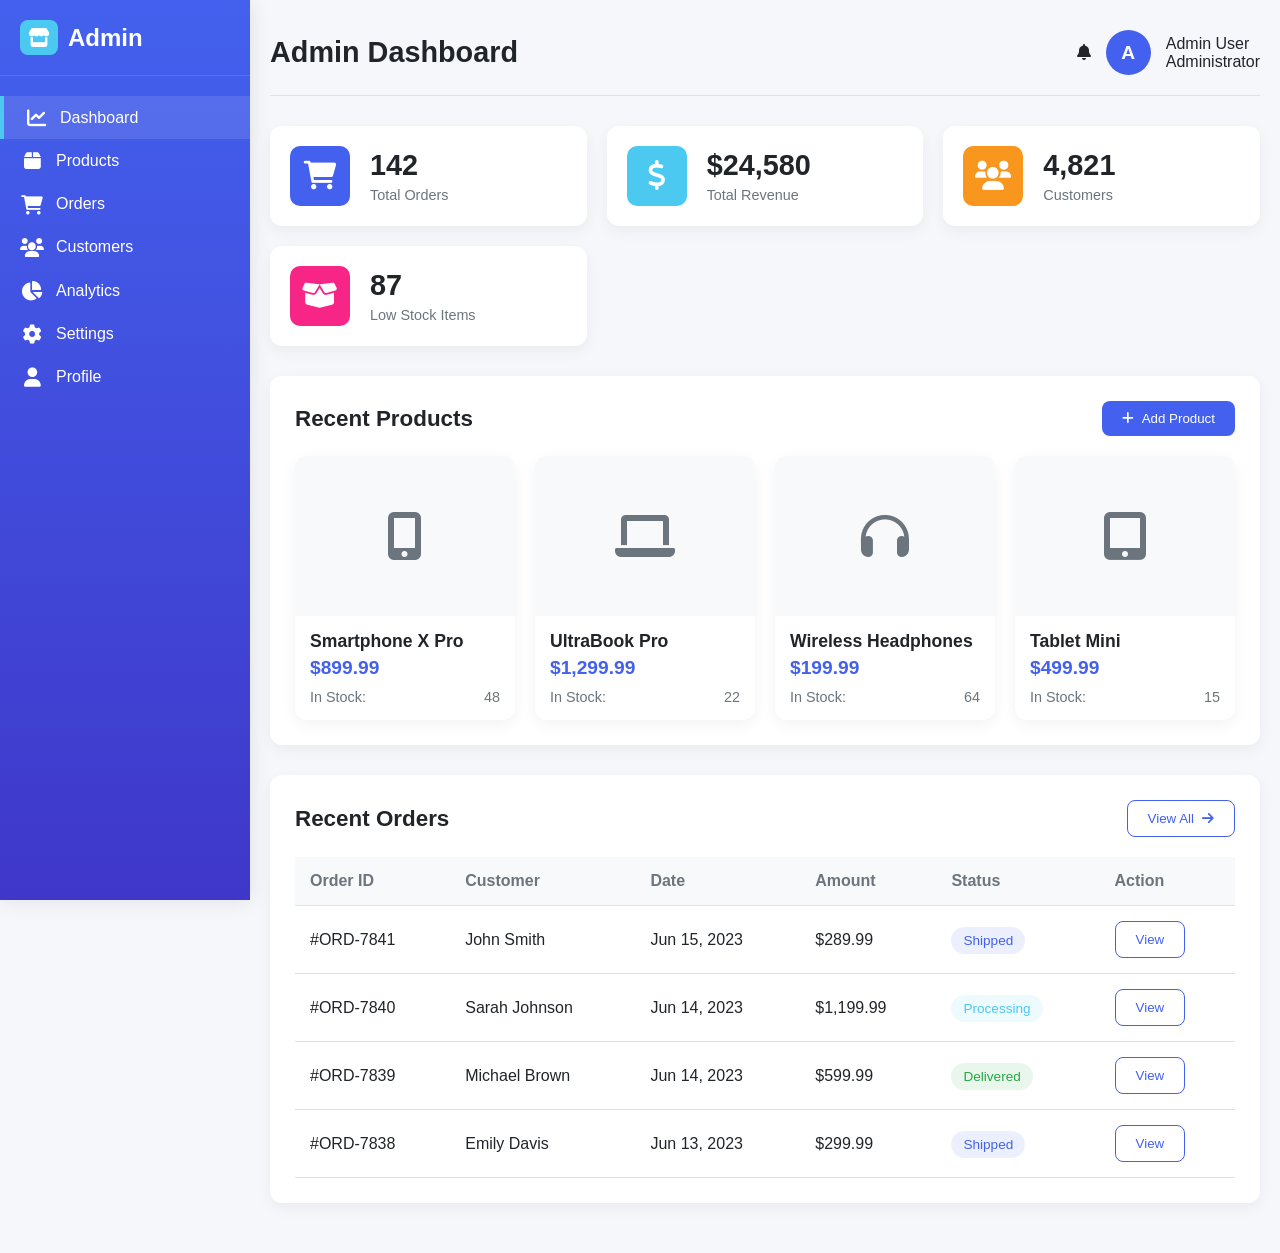
<file: admin-side/index.html>
<!DOCTYPE html>
<html lang="en">
<head>
  <meta charset="UTF-8" />
  <meta name="viewport" content="width=device-width, initial-scale=1.0"/>
  <title>Wholesaler Dashboard | E-commerce</title>
  <link rel="stylesheet" href="index.css" />
  <link rel="stylesheet" href="https://cdnjs.cloudflare.com/ajax/libs/font-awesome/6.0.0-beta3/css/all.min.css"/>

  <style>
    .hamburger {
      background: none;
      border: none;
      font-size: 1.5rem;
      cursor: pointer;
      color: #333;
      display: none;
    }

    .close-sidebar-btn {
      background: none;
      border: none;
      font-size: 1.5rem;
      color: white;
      position: absolute;
      top: 15px;
      right: 20px;
      cursor: pointer;
      display: none;
      z-index: 1100;
    }

    @media (max-width: 992px) {
      .hamburger {
        display: block;
      }

      .sidebar {
        position: fixed;
        top: 0;
        left: -250px;
        width: 250px;
        height: 100%;
        z-index: 1000;
        background: linear-gradient(180deg, var(--primary), var(--secondary));
        transition: left 0.3s ease;
      }

      .sidebar.active {
        left: 0;
      }

      .main-content {
        transition: margin-left 0.3s ease;
      }

      .main-content.shifted {
        margin-left: 250px;
      }

      .sidebar.active .close-sidebar-btn {
        display: block;
      }

      .sidebar.active ~ .main-content .hamburger {
        display: none;
      }
    }
  </style>
</head>
<body>

  <!-- Sidebar -->
  <div class="sidebar" id="sidebar">
    <button class="close-sidebar-btn" id="closeSidebar"><i class="fas fa-times"></i></button>
    <div class="menu">
      <div class="logo">
        <h2><i class="fas fa-store"></i> <span>Admin</span></h2>
      </div>
      <a class="link" href="index.html">
        <div class="menu-item active"><i class="fas fa-chart-line"></i> <span class="menu-text">Dashboard</span></div>
      </a>
      <a class="link" href="admin-products.html">
        <div class="menu-item"><i class="fas fa-box"></i> <span class="menu-text">Products</span></div>
      </a>
      <a class="link" href="orders.html">
        <div class="menu-item"><i class="fas fa-shopping-cart"></i> <span class="menu-text">Orders</span></div>
      </a>
      <a class="link" href="#">
        <div class="menu-item"><i class="fas fa-users"></i> <span class="menu-text">Customers</span></div>
      </a>
      <a class="link" href="#">
        <div class="menu-item"><i class="fas fa-chart-pie"></i> <span class="menu-text">Analytics</span></div>
      </a>
      <a class="link" href="settings.html">
        <div class="menu-item"><i class="fas fa-cog"></i> <span class="menu-text">Settings</span></div>
      </a>
      <a class="link" href="profile.html">
        <div class="menu-item"><i class="fas fa-user"></i> <span class="menu-text">Profile</span></div>
      </a>
    </div>
  </div>

  <!-- Main Content -->
  <div class="main-content" id="mainContent">
    <!-- Header -->
    <div class="header">
      <button id="menuToggle" class="hamburger"><i class="fas fa-bars"></i></button>
      <h1>Admin Dashboard</h1>
      <div class="user-info">
        <div class="notifications"><i class="fas fa-bell"></i></div>
        <div class="user-avatar">A</div>
        <div class="user-details">
          <div class="user-name">Admin User</div>
          <div class="user-role">Administrator</div>
        </div>
      </div>
    </div>

    <!-- Stats -->
    <div class="stats-container">
      <div class="stat-card">
        <div class="stat-icon" style="background: var(--primary);"><i class="fas fa-shopping-cart"></i></div>
        <div class="stat-content">
          <h3>142</h3><p>Total Orders</p>
        </div>
      </div>
      <div class="stat-card">
        <div class="stat-icon" style="background: var(--success);"><i class="fas fa-dollar-sign"></i></div>
        <div class="stat-content">
          <h3>$24,580</h3><p>Total Revenue</p>
        </div>
      </div>
      <div class="stat-card">
        <div class="stat-icon" style="background: var(--warning);"><i class="fas fa-users"></i></div>
        <div class="stat-content">
          <h3>4,821</h3><p>Customers</p>
        </div>
      </div>
      <div class="stat-card">
        <div class="stat-icon" style="background: var(--danger);"><i class="fas fa-box-open"></i></div>
        <div class="stat-content">
          <h3>87</h3><p>Low Stock Items</p>
        </div>
      </div>
    </div>

    <!-- Products -->
    <div class="section-card">
      <div class="section-header">
        <h2>Recent Products</h2>
        <button class="btn btn-primary"><i class="fas fa-plus"></i> Add Product</button>
      </div>
      <div class="products-grid">
        <div class="product-card">
          <div class="product-image"><i class="fas fa-mobile-alt"></i></div>
          <div class="product-info">
            <div class="product-title">Smartphone X Pro</div>
            <div class="product-price">$899.99</div>
            <div class="product-stock"><span>In Stock:</span> <span>48</span></div>
          </div>
        </div>
        <div class="product-card">
          <div class="product-image"><i class="fas fa-laptop"></i></div>
          <div class="product-info">
            <div class="product-title">UltraBook Pro</div>
            <div class="product-price">$1,299.99</div>
            <div class="product-stock"><span>In Stock:</span> <span>22</span></div>
          </div>
        </div>
        <div class="product-card">
          <div class="product-image"><i class="fas fa-headphones"></i></div>
          <div class="product-info">
            <div class="product-title">Wireless Headphones</div>
            <div class="product-price">$199.99</div>
            <div class="product-stock"><span>In Stock:</span> <span>64</span></div>
          </div>
        </div>
        <div class="product-card">
          <div class="product-image"><i class="fas fa-tablet-alt"></i></div>
          <div class="product-info">
            <div class="product-title">Tablet Mini</div>
            <div class="product-price">$499.99</div>
            <div class="product-stock"><span>In Stock:</span> <span>15</span></div>
          </div>
        </div>
      </div>
    </div>

    <!-- Orders Table -->
    <div class="section-card">
      <div class="section-header">
        <h2>Recent Orders</h2>
        <button class="btn btn-outline">View All <i class="fas fa-arrow-right"></i></button>
      </div>
      <div class="table-container">
        <table>
          <thead>
            <tr>
              <th>Order ID</th><th>Customer</th><th>Date</th><th>Amount</th><th>Status</th><th>Action</th>
            </tr>
          </thead>
          <tbody>
            <tr>
              <td>#ORD-7841</td><td>John Smith</td><td>Jun 15, 2023</td><td>$289.99</td><td><span class="status status-shipped">Shipped</span></td><td><button class="btn btn-outline">View</button></td>
            </tr>
            <tr>
              <td>#ORD-7840</td><td>Sarah Johnson</td><td>Jun 14, 2023</td><td>$1,199.99</td><td><span class="status status-processing">Processing</span></td><td><button class="btn btn-outline">View</button></td>
            </tr>
            <tr>
              <td>#ORD-7839</td><td>Michael Brown</td><td>Jun 14, 2023</td><td>$599.99</td><td><span class="status status-delivered">Delivered</span></td><td><button class="btn btn-outline">View</button></td>
            </tr>
            <tr>
              <td>#ORD-7838</td><td>Emily Davis</td><td>Jun 13, 2023</td><td>$299.99</td><td><span class="status status-shipped">Shipped</span></td><td><button class="btn btn-outline">View</button></td>
            </tr>
          </tbody>
        </table>
      </div>
    </div>

    <!-- Hidden Add Product Form -->
    <div class="section-card" id="product-form" style="display: none;">
      <div class="section-header">
        <h2>Add New Product</h2>
      </div>
      <div class="form-grid">
        <div class="form-group"><label for="product-name">Product Name</label><input type="text" id="product-name" placeholder="Enter product name" /></div>
        <div class="form-group"><label for="product-price">Price ($)</label><input type="number" id="product-price" placeholder="Enter price" /></div>
        <div class="form-group"><label for="product-category">Category</label>
          <select id="product-category">
            <option value="">Select category</option>
            <option value="electronics">Electronics</option>
            <option value="clothing">Clothing</option>
            <option value="home">Home & Kitchen</option>
            <option value="books">Books</option>
          </select>
        </div>
        <div class="form-group"><label for="product-stock">Stock Quantity</label><input type="number" id="product-stock" placeholder="Enter quantity" /></div>
        <div class="form-group"><label for="product-image">Product Image</label><input type="file" id="product-image" /></div>
        <div class="form-group"><label for="product-description">Description</label><textarea id="product-description" placeholder="Enter product description"></textarea></div>
      </div>
      <div style="display: flex; gap: 15px; margin-top: 20px;">
        <button class="btn btn-primary" id="save-product">Save Product</button>
        <button class="btn btn-outline" id="cancel-product">Cancel</button>
      </div>
    </div>
  </div>

  <!-- Sidebar Toggle Script -->
  <script>
    const menuToggle = document.getElementById("menuToggle");
    const closeSidebar = document.getElementById("closeSidebar");
    const sidebar = document.getElementById("sidebar");
    const mainContent = document.getElementById("mainContent");

    menuToggle?.addEventListener("click", () => {
      sidebar.classList.add("active");
      mainContent.classList.add("shifted");
    });

    closeSidebar?.addEventListener("click", () => {
      sidebar.classList.remove("active");
      mainContent.classList.remove("shifted");
    });
  </script>
</body>
</html>
</file>
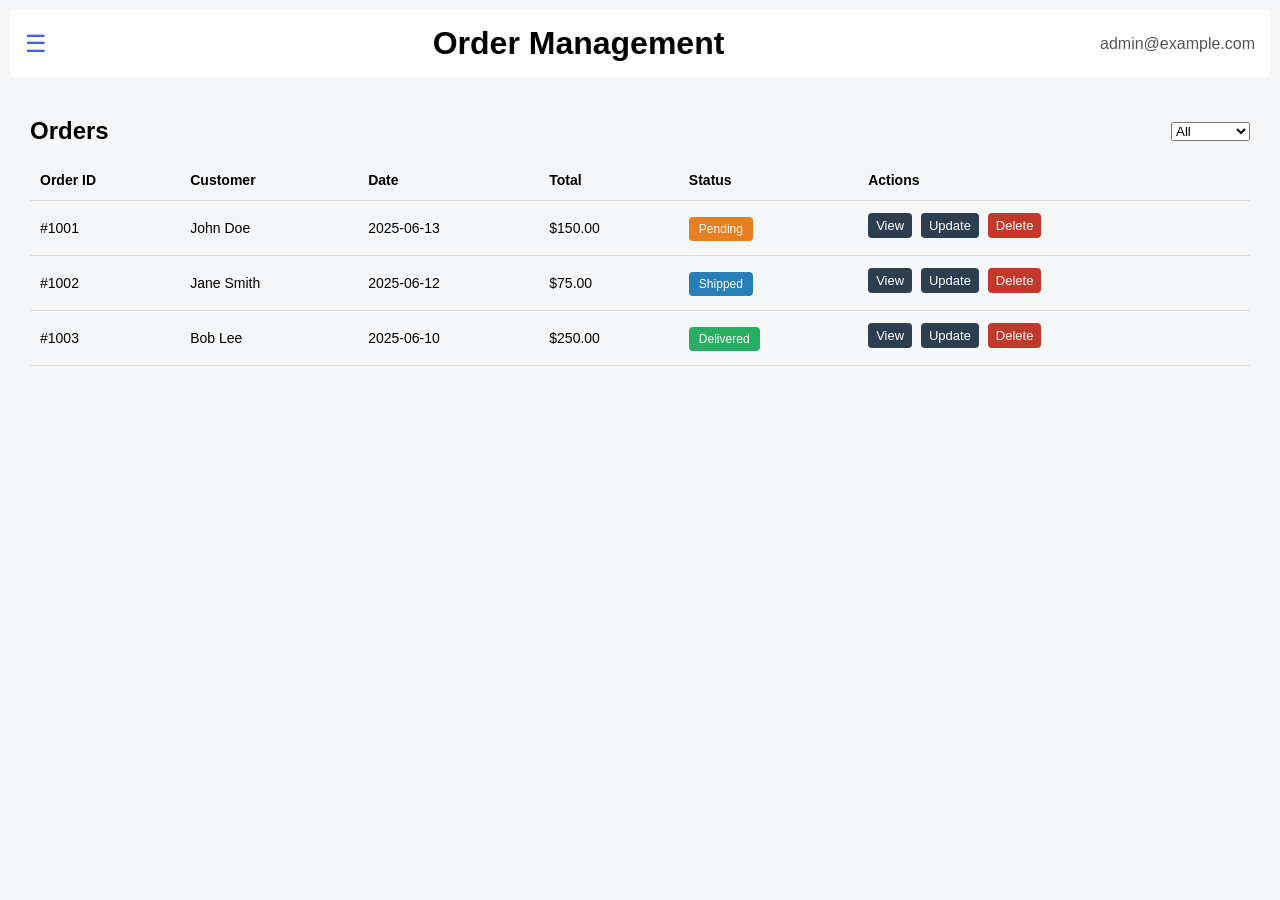
<file: orders.html>
<!DOCTYPE html>
<html lang="en">
<head>
  <meta charset="UTF-8" />
  <meta name="viewport" content="width=device-width, initial-scale=1.0"/>
  <title>Admin Orders</title>
  <link rel="stylesheet" href="admin.css" />
</head>
<body>
  <div class="admin-container">
    <aside class="sidebar" id="side-bar">
      <h2>Admin Panel</h2>
      <button id="closeSidebar" class="hamburger close-btn">&#10005;</button>
      <nav>
        <ul>
        <li><a href="/index.html">📊 Dashboard</a></li>
        <li><a href="admin-products.html">📦 Products</a></li>
        <li><a href="orders.html">🧾 Orders</a></li>
        <li><a href="profile.html">👤 Profile</a></li>
        <li><a href="settings.html">⚙️ Settings</a></li>
        </ul>
      </nav>
    </aside>

    <main class="main-content">
      <header class="header">
        <button id="menuToggle" class="hamburger">&#9776;</button>
        <h1>Order Management</h1>
        <div class="admin-info">
          <span>admin@example.com</span>
        </div>
      </header>

      <section class="orders-section">
        <div class="orders-header">
          <h2>Orders</h2>
          <select id="orderFilter">
            <option>All</option>
            <option>Pending</option>
            <option>Shipped</option>
            <option>Delivered</option>
          </select>
        </div>

        <div class="order-table-wrapper">
          <table class="order-table">
            <thead>
              <tr>
                <th>Order ID</th>
                <th>Customer</th>
                <th>Date</th>
                <th>Total</th>
                <th>Status</th>
                <th>Actions</th>
              </tr>
            </thead>
            <tbody>
              <tr>
                <td>#1001</td>
                <td>John Doe</td>
                <td>2025-06-13</td>
                <td>$150.00</td>
                <td><span class="badge pending">Pending</span></td>
                <td>
                  <button class="action-btn">View</button>
                  <button class="action-btn">Update</button>
                  <button class="action-btn delete">Delete</button>
                </td>
              </tr>
              <tr>
                <td>#1002</td>
                <td>Jane Smith</td>
                <td>2025-06-12</td>
                <td>$75.00</td>
                <td><span class="badge shipped">Shipped</span></td>
                <td>
                  <button class="action-btn">View</button>
                  <button class="action-btn">Update</button>
                  <button class="action-btn delete">Delete</button>
                </td>
              </tr>
              <tr>
                <td>#1003</td>
                <td>Bob Lee</td>
                <td>2025-06-10</td>
                <td>$250.00</td>
                <td><span class="badge delivered">Delivered</span></td>
                <td>
                  <button class="action-btn">View</button>
                  <button class="action-btn">Update</button>
                  <button class="action-btn delete">Delete</button>
                </td>
              </tr>
            </tbody>
          </table>
        </div>
      </section>
    </main>


    <!-- Order View Modal -->
<div class="modal" id="orderModal">
  <div class="modal-content">
    <span id="closeOrderModal" class="close">&times;</span>
    <h2>Order Details</h2>
    <p><strong>Order ID:</strong> <span id="modalOrderId"></span></p>
    <p><strong>Customer:</strong> <span id="modalCustomer"></span></p>
    <p><strong>Date:</strong> <span id="modalDate"></span></p>
    <p><strong>Total:</strong> <span id="modalTotal"></span></p>
    <p><strong>Status:</strong> <span id="modalStatus"></span></p>
  </div>
</div>


  </div>

  <script src="orders.js" >
</script>

</body>
</html>
</file>
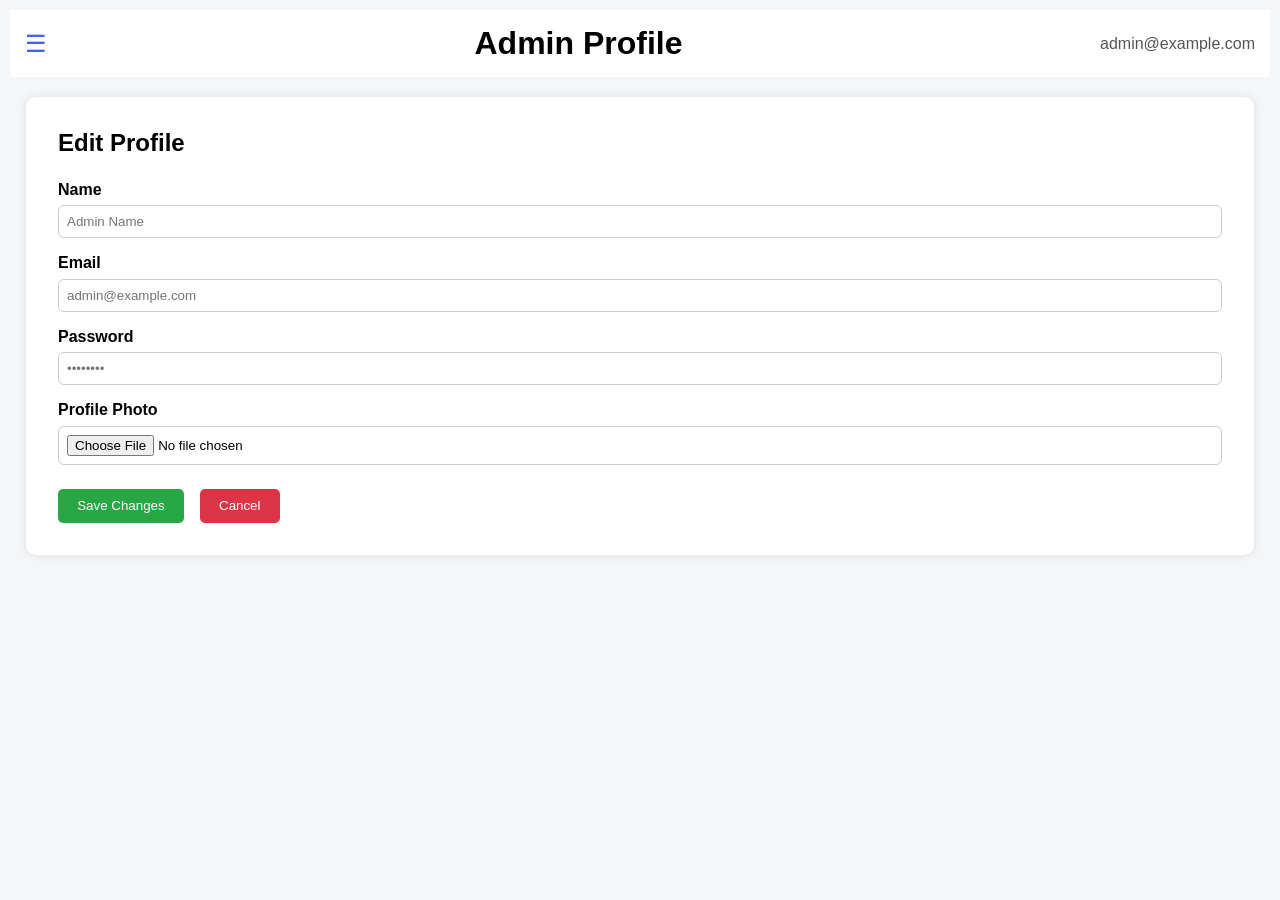
<file: profile.html>
<!DOCTYPE html>
<html lang="en">
<head>
  <meta charset="UTF-8" />
  <meta name="viewport" content="width=device-width, initial-scale=1.0"/>
  <title>Admin Profile</title>
  <link rel="stylesheet" href="admin.css" />
</head>
<body>
  <div class="admin-container">
    <aside class="sidebar" id="side-bar">
      <h2>Admin Panel</h2>
      <button id="closeSidebar" class="hamburger close-btn">&#10005;</button>
        <ul>
        <li><a href="/index.html">📊 Dashboard</a></li>
        <li><a href="admin-products.html">📦 Products</a></li>
        <li><a href="orders.html">🧾 Orders</a></li>
        <li><a href="profile.html">👤 Profile</a></li>
        <li><a href="settings.html">⚙️ Settings</a></li>
        </ul>
      </nav>
    </aside>

    <main class="main-content">
      <header class="header">
        <button id="menuToggle" class="hamburger">&#9776;</button>
        <h1>Admin Profile</h1>
        <div class="admin-info">
          <span>admin@example.com</span>
        </div>
      </header>

      <section class="profile-section">
        <h2>Edit Profile</h2>
        <form class="profile-form">
          <div class="form-group">
            <label for="adminName">Name</label>
            <input type="text" id="adminName" placeholder="Admin Name" />
          </div>

          <div class="form-group">
            <label for="adminEmail">Email</label>
            <input type="email" id="adminEmail" placeholder="admin@example.com" />
          </div>

          <div class="form-group">
            <label for="adminPassword">Password</label>
            <input type="password" id="adminPassword" placeholder="••••••••" />
          </div>

          <div class="form-group">
            <label for="adminPhoto">Profile Photo</label>
            <input type="file" id="adminPhoto" accept="image/*" />
          </div>

          <div class="form-actions">
            <button type="submit" class="save-btn">Save Changes</button>
            <button type="reset" class="cancel-btn">Cancel</button>
          </div>
        </form>
      </section>
    </main>
  </div>

  <script src="profile.js">
    
  </script>
</body>
</html>
</file>
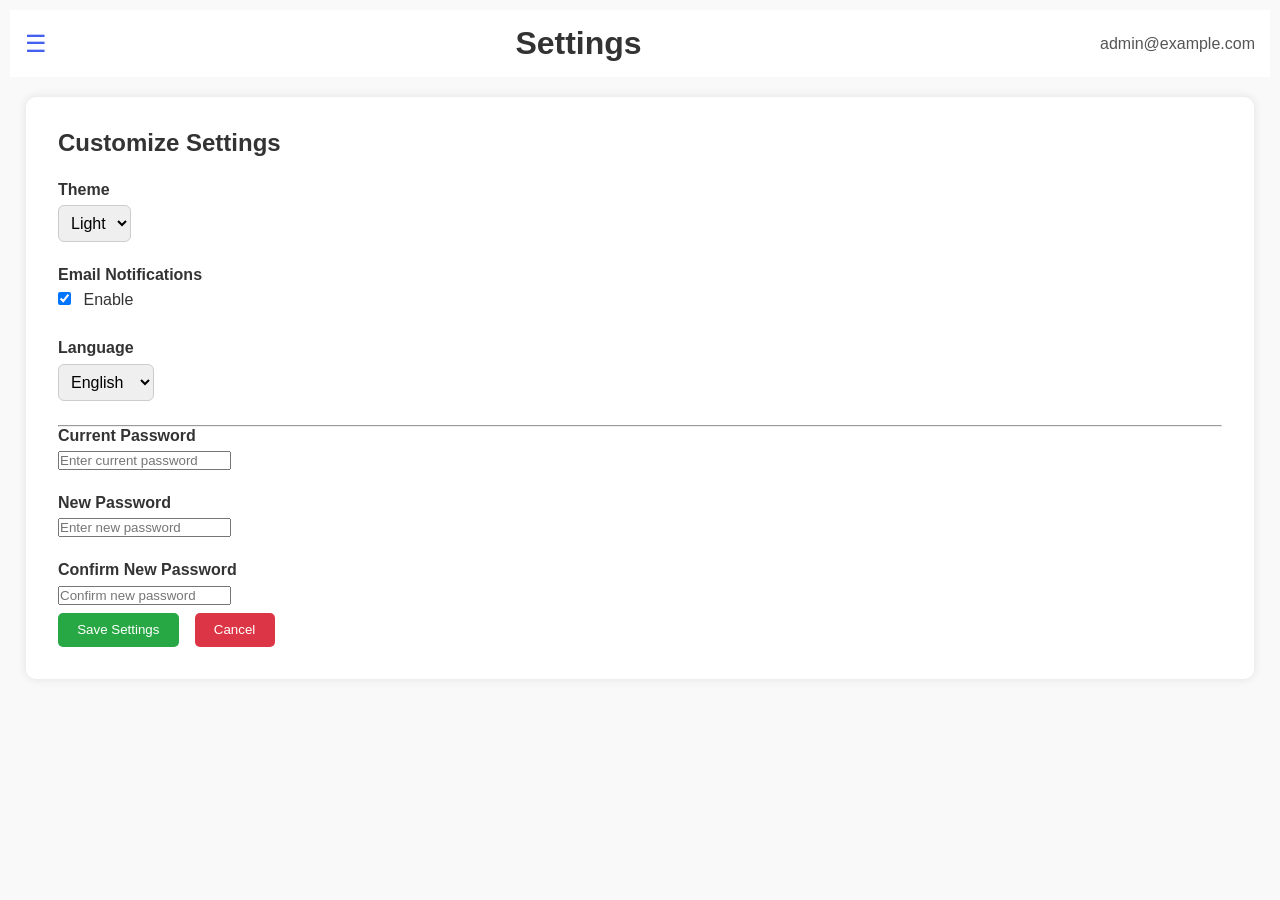
<file: settings.html>
<!DOCTYPE html>
<html lang="en">
<head>
    <meta charset="UTF-8">
    <meta name="viewport" content="width=device-width, initial-scale=1.0">
    <title>Document</title>
</head>
<body>
   
    

    <!DOCTYPE html>
<html lang="en">
<head>
  <meta charset="UTF-8" />
  <meta name="viewport" content="width=device-width, initial-scale=1.0"/>
  <title>Admin Settings</title>
  <link rel="stylesheet" href="admin.css" />
</head>
<body>
  <div class="admin-container">
    <aside class="sidebar" id="side-bar">
      <h2>Admin Panel</h2>
      <button id="closeSidebar" class="hamburger close-btn">&#10005;</button>
      <nav>
        <ul>
        <li><a href="/index.html">📊 Dashboard</a></li>
        <li><a href="admin-products.html">📦 Products</a></li>
        <li><a href="orders.html">🧾 Orders</a></li>
        <li><a href="profile.html">👤 Profile</a></li>
        <li><a href="settings.html">⚙️ Settings</a></li>
        </ul>
      </nav>
    </aside>

    <main class="main-content">
      <header class="header">
        <button id="menuToggle" class="hamburger">&#9776;</button>
        <h1>Settings</h1>
        <div class="admin-info">
          <span>admin@example.com</span>
        </div>
      </header>

      <section class="settings-section">
        <h2>Customize Settings</h2>
        <form class="settings-form">
          <div class="form-group">
            <label for="theme">Theme</label>
            <select id="theme">
              <option value="light">Light</option>
              <option value="dark">Dark</option>
            </select>
          </div>

          <div class="form-group">
            <label for="notifications">Email Notifications</label>
            <input type="checkbox" id="notifications" checked />
            <label for="notifications" class="inline">Enable</label>
          </div>

          <div class="form-group">
            <label for="language">Language</label>
            <select id="language">
              <option value="en">English</option>
              <option value="fr">French</option>
              <option value="es">Spanish</option>
            </select>
          </div>

          <hr />

      <div class="form-group">
        <label for="currentPassword">Current Password</label>
        <input type="password" id="currentPassword" placeholder="Enter current password" required />
      </div>

      <div class="form-group">
        <label for="newPassword">New Password</label>
        <input type="password" id="newPassword" placeholder="Enter new password" required />
      </div>

      <div class="form-group">
        <label for="confirmPassword">Confirm New Password</label>
        <input type="password" id="confirmPassword" placeholder="Confirm new password" required />
      </div>

      <p class="password-error" id="passwordError"></p>


          <div class="form-actions">
            <button type="submit" class="save-btn">Save Settings</button>
            <button type="reset" class="cancel-btn">Cancel</button>
          </div>
        </form>
      </section>
    </main>
  </div>

  <script src="settings.js"></script>
</script>

</body>
</html>


</body>
</html>
</file>
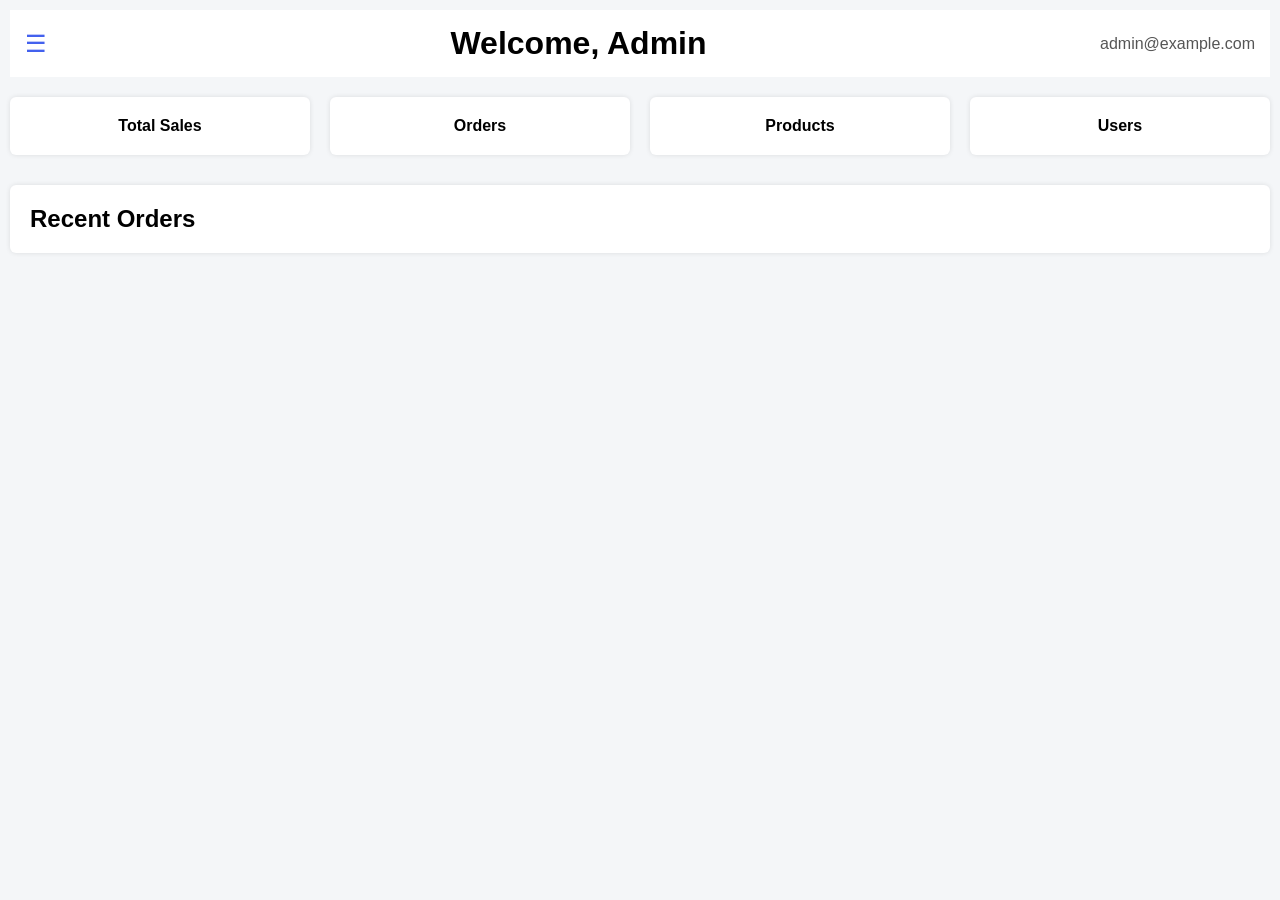
<file: admin-side/admin.html>
<!DOCTYPE html>
<html lang="en">
<head>
  <meta charset="UTF-8">
  <title>Admin Dashboard</title>
  <link rel="stylesheet" href="admin.css">
</head>
<body>
  <div class="admin-container">
    <aside class="sidebar" id="side-bar" >
      <h2>Admin Panel</h2>
      <button id="closeSidebar" class="hamburger close-btn">&#10005;</button>

      <nav>
        <ul>
          <li><a href="#">Dashboard</a></li>
          <li><a href="admin-products.html">Products</a></li>
          <li><a href="#">Orders</a></li>
          <li><a href="#">Users</a></li>
          <li><a href="#">Settings</a></li>
        </ul>
      </nav>
    </aside>

    <main class="main-content">
    <header class="header">
        <button id="menuToggle" class="hamburger">&#9776;</button>
        <h1>Welcome, Admin</h1>
        <div class="admin-info">
        <span>admin@example.com</span>
    </div>
    </header>


      <section class="dashboard-widgets">
        <div class="widget">Total Sales</div>
        <div class="widget">Orders</div>
        <div class="widget">Products</div>
        <div class="widget">Users</div>
      </section>

      <section class="dashboard-details">
        <h2>Recent Orders</h2>
        <p></p>
      </section>

      

    </main>
  </div>

<script>
  const menuToggle = document.getElementById('menuToggle');
  const closeSidebar = document.getElementById('closeSidebar');
  const sidebar = document.getElementById('side-bar');

  // Sidebar open/close logic
  menuToggle?.addEventListener('click', () => {
    sidebar.classList.toggle('active');
  });

  closeSidebar?.addEventListener('click', () => {
    sidebar.classList.remove('active');
  });
</script>




</body>
</html>
</file>
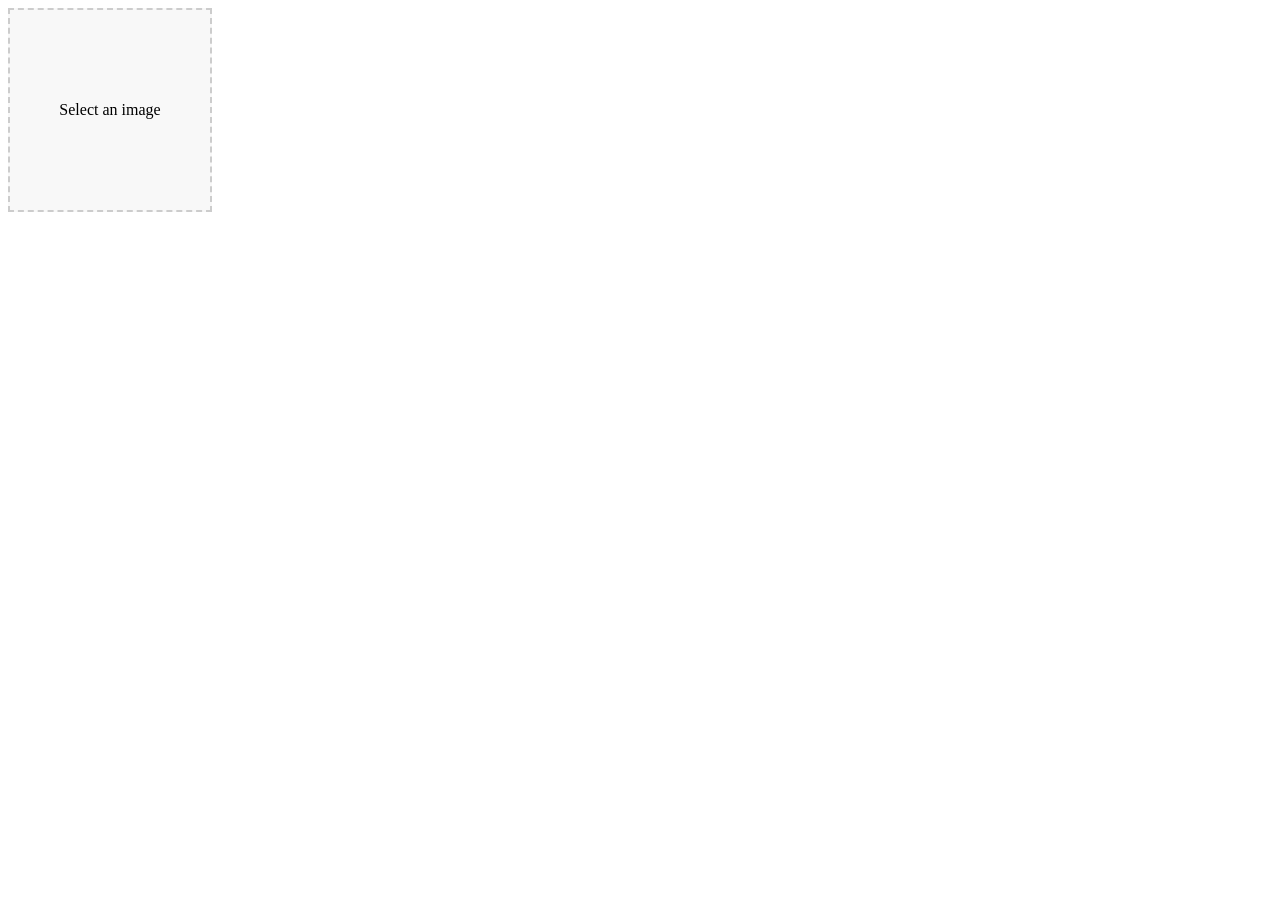
<file: user side/test.html>
<!DOCTYPE html>
<html lang="en">
<head>
  <meta charset="UTF-8" />
  <title>Image Upload Preview</title>
  <style>
    .preview {
      width: 200px;
      height: 200px;
      border: 2px dashed #ccc;
      display: flex;
      justify-content: center;
      align-items: center;
      cursor: pointer;
      background: #f8f8f8;
    }
    .preview img {
      width: 100%;
      height: 100%;
      object-fit: cover;
    }
  </style>
</head>
<body>
  <div class="preview" id="previewBox"><span>Select an image</span></div>
  <input type="file" id="image" style="display: none;" />

  <script>
    const previewBox = document.getElementById("previewBox");
    const imageInput = document.getElementById("image");

    previewBox.addEventListener("click", () => {
      imageInput.click();
    });

    imageInput.addEventListener("change", () => {
      const file = imageInput.files[0];
      if (file) {
        const reader = new FileReader();
        reader.onload = (e) => {
          previewBox.innerHTML = `<img src="${e.target.result}" alt="Preview">`;
        };
        reader.readAsDataURL(file);
      }
    });
  </script>
</body>
</html>
</file>
<file: admin-side/index.css>
:root {
            --primary: #4361ee;
            --secondary: #3f37c9;
            --success: #4cc9f0;
            --danger: #f72585;
            --warning: #f8961e;
            --dark: #212529;
            --light: #f8f9fa;
            --gray: #6c757d;
            --border: #dee2e6;
        }
        
        * {
            margin: 0;
            padding: 0;
            box-sizing: border-box;
            font-family: 'Segoe UI', Tahoma, Geneva, Verdana, sans-serif;
        }
        
        body {
            background-color: #f5f7fb;
            color: var(--dark);
            display: flex;
            min-height: 100vh;
        }
        .link{
            text-decoration: none;
            color: inherit;
        }
        /* Sidebar Styles */
        .sidebar {
            width: 250px;
            height: 100%;
            background: linear-gradient(180deg, var(--primary), var(--secondary));
            color: white;
            z-index: 3000;
            padding: 20px 0;
            height: 100vh;
            position: fixed;
            box-shadow: 0 0 20px rgba(0,0,0,0.1);
            
        }
        
        .logo {
            padding: 0 20px 20px;
            border-bottom: 1px solid rgba(255,255,255,0.1);
            margin-bottom: 20px;
        }
        
        .logo h2 {
            font-size: 1.5rem;
            display: flex;
            align-items: center;
            gap: 10px;
        }
        
        .logo i {
            background: var(--success);
            padding: 8px;
            border-radius: 8px;
            font-size: 1.2rem;
        }
        
        .menu-item {
            padding: 12px 20px;
            display: flex;
            align-items: center;
            gap: 12px;
            cursor: pointer;
            transition: all 0.3s;
            font-weight: 500;
        }
        
        .menu-item:hover, .menu-item.active {
            background: rgba(255,255,255,0.1);
            border-left: 4px solid var(--success);
        }
        
        .menu-item i {
            font-size: 1.2rem;
            width: 24px;
            text-align: center;
        }
        
        /* Main Content */
        .main-content {
            flex: 1;
            margin-left: 250px;
            padding: 20px;
        }
        
        .header {
            display: flex;
            justify-content: space-between;
            align-items: center;
            padding: 10px 0 20px;
            border-bottom: 1px solid var(--border);
            margin-bottom: 30px;
        }
        
        .header h1 {
            font-size: 1.8rem;
            color: var(--dark);
            display: flex;
            flex: 1;
        }
        
        .user-info {
            display: flex;
            align-items: center;
            gap: 15px;
        }

        .user-details{
            display: flex;
            flex-direction: column;
            flex-shrink: 0;
        }
        
        .user-avatar {
            width: 45px;
            height: 45px;
            border-radius: 50%;
            background: var(--primary);
            display: flex;
            align-items: center;
            justify-content: center;
            color: white;
            font-weight: bold;
            font-size: 1.2rem;
        }
        
        /* Stats Cards */
        .stats-container {
            display: grid;
            grid-template-columns: repeat(auto-fit, minmax(250px, 1fr));
            gap: 20px;
            margin-bottom: 30px;
        }
        
        .stat-card {
            background: white;
            border-radius: 12px;
            padding: 20px;
            box-shadow: 0 5px 15px rgba(0,0,0,0.05);
            display: flex;
            align-items: center;
            gap: 20px;
        }
        
        .stat-icon {
            width: 60px;
            height: 60px;
            border-radius: 10px;
            display: flex;
            align-items: center;
            justify-content: center;
            font-size: 1.8rem;
            color: white;
        }
        
        .stat-content h3 {
            font-size: 1.8rem;
            margin-bottom: 5px;
        }
        
        .stat-content p {
            color: var(--gray);
            font-size: 0.9rem;
        }
        
        /* Section Cards */
        .section-card {
            background: white;
            border-radius: 12px;
            padding: 25px;
            box-shadow: 0 5px 15px rgba(0,0,0,0.05);
            margin-bottom: 30px;
        }
        
        .section-header {
            display: flex;
            justify-content: space-between;
            align-items: center;
            margin-bottom: 20px;
        }
        
        .section-header h2 {
            font-size: 1.4rem;
            color: var(--dark);
        }
        
        .btn {
            padding: 10px 20px;
            border-radius: 8px;
            border: none;
            cursor: pointer;
            font-weight: 500;
            transition: all 0.3s;
            display: inline-flex;
            align-items: center;
            gap: 8px;
        }
        
        .btn-primary {
            background: var(--primary);
            color: white;
        }
        
        .btn-primary:hover {
            background: var(--secondary);
        }
        
        .btn-outline {
            background: transparent;
            border: 1px solid var(--primary);
            color: var(--primary);
        }
        
        .btn-outline:hover {
            background: var(--primary);
            color: white;
        }
        
        /* Table Styles */
        .table-container {
            overflow-x: auto;
        }
        
        table {
            width: 100%;
            border-collapse: collapse;
        }
        
        thead {
            background: #f8f9fa;
        }
        
        th, td {
            padding: 15px;
            text-align: left;
            border-bottom: 1px solid var(--border);
        }
        
        th {
            color: var(--gray);
            font-weight: 600;
        }
        
        tbody tr:hover {
            background: rgba(67, 97, 238, 0.03);
        }
        
        .status {
            padding: 6px 12px;
            border-radius: 20px;
            font-size: 0.85rem;
            font-weight: 500;
        }
        
        .status-processing {
            background: rgba(76, 201, 240, 0.1);
            color: var(--success);
        }
        
        .status-shipped {
            background: rgba(67, 97, 238, 0.1);
            color: var(--primary);
        }
        
        .status-delivered {
            background: rgba(40, 167, 69, 0.1);
            color: #28a745;
        }
        
        /* Form Styles */
        .form-grid {
            display: grid;
            grid-template-columns: repeat(auto-fit, minmax(300px, 1fr));
            gap: 20px;
        }
        
        .form-group {
            margin-bottom: 20px;
        }
        
        label {
            display: block;
            margin-bottom: 8px;
            font-weight: 500;
            color: var(--dark);
        }
        
        input, select, textarea {
            width: 100%;
            padding: 12px;
            border: 1px solid var(--border);
            border-radius: 8px;
            font-size: 1rem;
        }
        
        textarea {
            min-height: 120px;
            resize: vertical;
        }
        
        /* Product Card */
        .products-grid {
            display: grid;
            grid-template-columns: repeat(auto-fill, minmax(220px, 1fr));
            gap: 20px;
        }
        
        .product-card {
            background: white;
            border-radius: 12px;
            overflow: hidden;
            box-shadow: 0 5px 15px rgba(0,0,0,0.05);
            transition: transform 0.3s;
        }
        
        .product-card:hover {
            transform: translateY(-5px);
        }
        
        .product-image {
            height: 160px;
            background: #f8f9fa;
            display: flex;
            align-items: center;
            justify-content: center;
            font-size: 3rem;
            color: var(--gray);
            position: relative;
        }
        
        .product-image img {
            width: 100%;
            height: 100%;
            object-fit: cover;
        }
        
        .product-info {
            padding: 15px;
        }
        
        .product-title {
            font-weight: 600;
            margin-bottom: 5px;
            font-size: 1.1rem;
        }
        
        .product-price {
            color: var(--primary);
            font-weight: 700;
            font-size: 1.2rem;
            margin-bottom: 10px;
        }
        
        .product-stock {
            display: flex;
            justify-content: space-between;
            color: var(--gray);
            font-size: 0.9rem;
        }
        
        /* Responsive Enhancements */


@media (max-width: 768px) {
  

  .sidebar {
    height: auto;
    position: absolute;
    left: 0;
    box-shadow: none;
    display: flex;
    flex-direction: row;
    overflow-x: auto;
    white-space: nowrap;
  }

  .main-content {
    margin-left: 0px;
    padding: 15px;
    display: flex;
    flex-direction: column;

  }

  .header {
    flex-direction: row;
    align-items: flex-start;
    gap: 10px;
    padding-bottom: 15px;
  }

  .header h1 {
    font-size: 1.4rem;
  }
  .user-info{
    display: flex;
    justify-content:flex-end;
    align-items: center;
  }
  .user-avatar {
    width: 35px;
    height: 35px;
    font-size: 1rem;
  }

  .stats-container {
    grid-template-columns: repeat(auto-fit, minmax(1fr, 1fr, 1fr));
    gap: 15px;
  }

  .section-header h2 {
    font-size: 1.2rem;
  }

  .form-grid {
    grid-template-columns: 1fr;
  }

  .products-grid {
    grid-template-columns: repeat(auto-fill, minmax(150px, 1fr));
  }

  .product-image {
    height: 120px;
  }

  table {
    font-size: 13px;
  }

  th,
  td {
    padding: 10px;
  }

  .stat-content h3 {
    font-size: 1.4rem;
  }

  .stat-content p {
    font-size: 0.8rem;
  }

  .btn {
    font-size: 0.9rem;
    padding: 8px 16px;
  }
}
</file>
<file: admin.css>
:root {
            --primary: #4361ee;
            --secondary: #3f37c9;
            --success: #4cc9f0;
            --danger: #f72585;
            --warning: #f8961e;
            --dark: #212529;
            --light: #f8f9fa;
            --gray: #6c757d;
            --border: #dee2e6;
        }

* {
  margin: 0;
  padding: 0;
  box-sizing: border-box;
}

body {
  font-family: Arial, sans-serif;
  background-color: #f4f6f8;
}

.admin-container {
  display: flex;
  min-height: 100vh;
}

/* Sidebar */
.sidebar {
  width: 220px;
  background-color: #4361ee;
  color: white;
  padding: 20px;

}

.sidebar h2 {
  margin-bottom: 20px;
}

.sidebar ul {
  list-style: none;
}

.sidebar li {
  margin: 15px 0;
}

.sidebar a {
  color: white;
  text-decoration: none;
}

.sidebar a:hover {
  text-decoration: none;
}



/* Main Content */
.main-content {
  flex: 1;
  padding: 20px;
}

/* Header */
.header {
  display: flex;
  justify-content: space-between;
  align-items: center;
  margin-bottom: 20px;
}

/* Hamburger Button */
/* Hide hamburger by default (on desktop), show it on small screens */
.hamburger {
  font-size: 24px;
  background: none;
  border: none;
  cursor: pointer;
  display: none; /* Show only on small screens */
  color: #4361ee;
  margin-right: 10px;
}

@media (min-width: 768px) {
  .hamburger {
    display: block; /* 👈 THIS IS CRUCIAL */
    
  }

  .sidebar {
    position: fixed;
    top: 0;
    left: -220px;
    width: 220px;
    height: 100%;
    background-color: #4361ee;
    transition: left 0.3s ease;
    z-index: 1000;
    padding-top: 60px;
  }

  .sidebar.active {
    left: 0;

 
  }

  .main-content {
    margin-left: 0;
    padding: 10px;
    transition: margin-left 0.3s ease;
    
  }
    .sidebar.active ~ .main-content {
    margin-left: 220px;
    .hamburger{
        display: none;   
    }

  }

  /* Close button inside sidebar */
.close-btn {
  display: none;
  position: absolute;
  top: 15px;
  right: 15px;
  font-size: 24px;
  background: none;
  border: none;
  color: white;
  cursor: pointer;
}

@media (min-width: 768px) {
  .close-btn {
    display: block; /* Only show on mobile */
  }
}


  .header {
    display: flex;
    align-items: center;
    justify-content: space-between;
    padding: 15px;
    background-color: white;
    position: sticky;
    top: 0;
    z-index: 1001;
  }
}


@media (max-width: 768px) {
  .hamburger {
    display: block; 
    
  }

  h1{
    font-size: 18px;
  }
  
  span{
    font-size: 11px;
   
  }

  

  .sidebar {
    position: fixed;
    top: 0;
    left: -220px;
    width: 220px;
    height: 100%;
    background-color: #4361ee;
    transition: left 0.3s ease;
    z-index: 1000;
    padding-top: 60px;
  }

  .sidebar.active {
    left: 0;

 
  }

  .main-content {
    margin-left: 0;
    padding: 10px;
    transition: margin-left 0.3s ease;
    
  }
    .sidebar.active ~ .main-content {
    margin-left: 220px;
    .hamburger{
        display: none;   
    }

  }

  /* Close button inside sidebar */
.close-btn {
  display: none;
  position: absolute;
  top: 15px;
  left: 20px;
  font-size: 24px;
  background: none;
  border: none;
  color: white;
  cursor: pointer;
}

@media (max-width: 768px) {
  .close-btn {
    display: block; /* Only show on mobile */
  }
}


  .header {
    display: flex;
    align-items: center;
    justify-content: space-between;
    padding: 15px;
    background-color: white;
    position: sticky;
    top: 0;
    z-index: 1001;
  }
}

.admin-info {
  
  color: #555;
}



/* Dashboard Widgets */
.dashboard-widgets {
  display: flex;
  gap: 20px;
  margin-bottom: 30px;
}

.widget {
  flex: 1;
  background-color: white;
  padding: 20px;
  border-radius: 6px;
  box-shadow: 0 0 5px rgba(0, 0, 0, 0.1);
  text-align: center;
  font-weight: bold;
}

/* Details Section */
.dashboard-details {
  background-color: white;
  padding: 20px;
  border-radius: 6px;
  box-shadow: 0 0 5px rgba(0, 0, 0, 0.1);
}


/* Product Management */
.product-management {
  margin-top: 30px;
}

.pm-header {
  display: flex;
  justify-content: space-between;
  align-items: center;
  margin-bottom: 15px;
}

.pm-header button {
  padding: 8px 16px;
  background-color: #3498db;
  color: white;
  border: none;
  border-radius: 4px;
  cursor: pointer;
}

.pm-header button:hover {
  background-color: #2980b9;
}

.product-table {
  width: 100%;
  border-collapse: collapse;
  background-color: white;
  border-radius: 6px;
  overflow: hidden;
}

.product-table th,
.product-table td {
  padding: 12px;
  text-align: left;
  border-bottom: 1px solid #ddd;
}

.product-table th {
  background-color: #ecf0f1;
}

.edit-btn,
.delete-btn {
  padding: 5px 10px;
  margin-right: 5px;
  margin-bottom: 5px;
  border: none;
  border-radius: 4px;
  cursor: pointer;
}

.edit-btn {
  background-color: #f39c12;
  color: white;
}

.delete-btn {
  background-color: #e74c3c;
  color: white;
}

/* Modal product management */
.modal {
  position: fixed;
  top: 0;
  left: 0;
  width: 100%;
  height: 100%;
  background: rgba(0, 0, 0, 0.4);
  display: none;
  justify-content: center;
  align-items: center;

  
.modal-content {
  background: white;
  padding: 20px;
  border-radius: 6px;
  width: 300px;
}

.modal-content form {
  display: flex;
  flex-direction: column;
}

.modal-content label {
  margin-top: 10px;
  margin-bottom: 5px;
}

.modal-content input {
  padding: 8px;
  border: 1px solid #ccc;
  border-radius: 4px;
}

.modal-actions {
  display: flex;
  justify-content: space-between;
  margin-top: 20px;
}

.modal-actions button {
  padding: 8px 12px;
  border: none;
  border-radius: 4px;
  cursor: pointer;
}

.modal-actions button[type="submit"] {
  background-color: #2ecc71;
  color: white;
}

.modal-actions #closeModal {
  background-color: #95a5a6;
  color: white;
}

}


/* Orders Section */
.orders-section {
  padding: 20px;


  .orders-header {
  display: flex;
  justify-content: space-between;
  align-items: center;
  margin-bottom: 15px;
}

.order-table-wrapper {
  overflow-x: auto;
}

.order-table {
  width: 100%;
  border-collapse: collapse;
  font-size: 14px;
}

.order-table th,
.order-table td {
  padding: 12px 10px;
  text-align: left;
  border-bottom: 1px solid #ddd;
}

.badge {
  padding: 5px 10px;
  border-radius: 4px;
  color: #fff;
  font-size: 12px;
}

.badge.pending {
  background-color: #e67e22;
}

.badge.shipped {
  background-color: #2980b9;
}

.badge.delivered {
  background-color: #27ae60;
}

.action-btn {
  background-color: #2c3e50;
  color: white;
  border: none;
  padding: 5px 8px;
  margin-right: 5px;
  margin-bottom: 5px;
  border-radius: 4px;
  cursor: pointer;
  font-size: 13px;
}

.action-btn:hover {
  background-color: #34495e;
}

.action-btn.delete {
  background-color: #c0392b;
}

.action-btn.delete:hover {
  background-color: #e74c3c;
}

}


/* Modal styles */
.modal {
  display: none;
  position: fixed;
  z-index: 2000;
  left: 0;
  top: 0;
  width: 100%;
  height: 100%;
  overflow: auto;
  background-color: rgba(0,0,0,0.6);
  justify-content: center;
  align-items: center;
}

.modal-content {
  background-color: #fff;
  padding: 25px;
  border-radius: 8px;
  width: 90%;
  max-width: 400px;
  position: relative;
  box-shadow: 0 2px 10px rgba(0,0,0,0.3);
}

.modal-content h2 {
  margin-top: 0;
}

.modal-content p {
  margin: 10px 0;
}

.close {
  position: absolute;
  top: 10px;
  right: 14px;
  font-size: 22px;
  cursor: pointer;
}
/* Profile Section */
.profile-section {
  padding: 2rem;
  background-color: #fff;
  margin: 1rem;
  border-radius: 10px;
  box-shadow: 0 0 10px rgba(0, 0, 0, 0.1);
}

.profile-section h2 {
  margin-bottom: 1.5rem;
  font-size: 1.5rem;
}

.profile-form .form-group {
  margin-bottom: 1rem;
}

.profile-form label {
  display: block;
  margin-bottom: 0.4rem;
  font-weight: bold;
}

.profile-form input[type="text"],
.profile-form input[type="email"],
.profile-form input[type="password"],
.profile-form input[type="file"] {
  width: 100%;
  padding: 0.5rem;
  border-radius: 6px;
  border: 1px solid #ccc;
}

.form-actions {
  margin-top: 1.5rem;
  display: flex;
  gap: 1rem;
}

.save-btn,
.cancel-btn {
  padding: 0.6rem 1.2rem;
  border: none;
  border-radius: 5px;
  cursor: pointer;
}

.save-btn {
  background-color: #28a745;
  color: white;
}

.cancel-btn {
  background-color: #dc3545;
  color: white;
}


.settings-section {
  padding: 2rem;
  background-color: #fff;
  margin: 1rem;
  border-radius: 10px;
  box-shadow: 0 0 10px rgba(0, 0, 0, 0.1);
}

.settings-section h2 {
  margin-bottom: 1.5rem;
  font-size: 1.5rem;
}

.settings-form .form-group {
  margin-bottom: 1.5rem;
}

.settings-form label {
  display: block;
  margin-bottom: 0.4rem;
  font-weight: bold;
}

.settings-form select,
.settings-form input[type="checkbox"] {
  padding: 0.5rem;
  border-radius: 6px;
  border: 1px solid #ccc;
  font-size: 1rem;
}

.settings-form .inline {
  display: inline-block;
  margin-left: 0.5rem;
  font-weight: normal;
}

.form-actions {
  display: flex;
  gap: 1rem;
  margin-top: 1.5rem;
}

.save-btn,
.cancel-btn {
  padding: 0.6rem 1.2rem;
  border: none;
  border-radius: 5px;
  cursor: pointer;
}

.save-btn {
  background-color: #28a745;
  color: white;
}

.cancel-btn {
  background-color: #dc3545;
  color: white;
}

/* Default Light Theme */
body.light-theme {
  background-color: #f9f9f9;
  color: #333;
}

body.dark-theme {
  background-color: #121212;
  color: #f1f1f1;
}

body.dark-theme .main-content,
body.dark-theme .sidebar,
body.dark-theme .settings-section,
body.dark-theme .profile-section {
  background-color: #1e1e1e;
  color: #f1f1f1;
  border-color: #333;
}

body.dark-theme input,
body.dark-theme select,
body.dark-theme button {
  background-color: #2a2a2a;
  color: #f1f1f1;
  border-color: #444;
}

.password-error {
  color: #dc3545;
  font-size: 0.9rem;
  margin-top: -1rem;
  margin-bottom: 1rem;
}
.image-preview-group {
  display: flex;
  flex-direction: column;
  gap: 10px;
}

.image-preview-box {
  position: relative;
  width: 180px;
  height: 180px;
  border: 2px dashed #ccc;
  border-radius: 8px;
  background-color: #fafafa;
  display: flex;
  align-items: center;
  justify-content: center;
  overflow: hidden;
  text-align: center;
  font-size: 14px;
  color: #888;
  cursor: pointer;
}

.image-preview-box img {
  width: 100%;
  height: 100%;
  object-fit: cover;
}

.remove-image {
  position: absolute;
  top: 4px;
  right: 4px;
  background: rgba(0, 0, 0, 0.6);
  color: white;
  border: none;
  border-radius: 50%;
  width: 24px;
  height: 24px;
  font-size: 16px;
  line-height: 22px;
  cursor: pointer;
  display: flex;
  align-items: center;
  justify-content: center;
}

.product-thumbnail {
  width: 60px;
  height: 60px;
  object-fit: cover;
  border-radius: 6px;
  border: 1px solid #ddd;
}

.spinner {
  border: 4px solid #f3f3f3;
  border-top: 4px solid #4361ee; /* Match your theme */
  border-radius: 50%;
  width: 28px;
  height: 28px;
  animation: spin 0.8s linear infinite;
  margin: 0 auto;
}

@keyframes spin {
  0% { transform: rotate(0deg); }
  100% { transform: rotate(360deg); }
}
</file>
<file: admin-side/admin.css>
:root {
            --primary: #4361ee;
            --secondary: #3f37c9;
            --success: #4cc9f0;
            --danger: #f72585;
            --warning: #f8961e;
            --dark: #212529;
            --light: #f8f9fa;
            --gray: #6c757d;
            --border: #dee2e6;
        }

* {
  margin: 0;
  padding: 0;
  box-sizing: border-box;
}

body {
  font-family: Arial, sans-serif;
  background-color: #f4f6f8;
}

.admin-container {
  display: flex;
  min-height: 100vh;
}

/* Sidebar */
.sidebar {
  width: 220px;
  background-color: #4361ee;
  color: white;
  padding: 20px;

}

.sidebar h2 {
  margin-bottom: 20px;
}

.sidebar ul {
  list-style: none;
}

.sidebar li {
  margin: 15px 0;
}

.sidebar a {
  color: white;
  text-decoration: none;
}

.sidebar a:hover {
  text-decoration: none;
}



/* Main Content */
.main-content {
  flex: 1;
  padding: 20px;
}

/* Header */
.header {
  display: flex;
  justify-content: space-between;
  align-items: center;
  margin-bottom: 20px;
}

/* Hamburger Button */
/* Hide hamburger by default (on desktop), show it on small screens */
.hamburger {
  font-size: 24px;
  background: none;
  border: none;
  cursor: pointer;
  display: none; /* Show only on small screens */
  color: #4361ee;
  margin-right: 10px;
}

@media (min-width: 768px) {
  .hamburger {
    display: block; /* 👈 THIS IS CRUCIAL */
    
  }

  .sidebar {
    position: fixed;
    top: 0;
    left: -220px;
    width: 220px;
    height: 100%;
    background-color: #4361ee;
    transition: left 0.3s ease;
    z-index: 1000;
    padding-top: 60px;
  }

  .sidebar.active {
    left: 0;

 
  }

  .main-content {
    margin-left: 0;
    padding: 10px;
    transition: margin-left 0.3s ease;
    
  }
    .sidebar.active ~ .main-content {
    margin-left: 220px;
    .hamburger{
        display: none;   
    }

  }

  /* Close button inside sidebar */
.close-btn {
  display: none;
  position: absolute;
  top: 15px;
  right: 15px;
  font-size: 24px;
  background: none;
  border: none;
  color: white;
  cursor: pointer;
}

@media (min-width: 768px) {
  .close-btn {
    display: block; /* Only show on mobile */
  }
}


  .header {
    display: flex;
    align-items: center;
    justify-content: space-between;
    padding: 15px;
    background-color: white;
    position: sticky;
    top: 0;
    z-index: 1001;
  }
}


@media (max-width: 768px) {
  .hamburger {
    display: block; 
    
  }

  h1{
    font-size: 18px;
  }
  
  span{
    font-size: 11px;
   
  }

  

  .sidebar {
    position: fixed;
    top: 0;
    left: -220px;
    width: 220px;
    height: 100%;
    background-color: #2c3e50;
    transition: left 0.3s ease;
    z-index: 1000;
    padding-top: 60px;
  }

  .sidebar.active {
    left: 0;

 
  }

  .main-content {
    margin-left: 0;
    padding: 10px;
    transition: margin-left 0.3s ease;
    
  }
    .sidebar.active ~ .main-content {
    margin-left: 220px;
    .hamburger{
        display: none;   
    }

  }

  /* Close button inside sidebar */
.close-btn {
  display: none;
  position: absolute;
  top: 15px;
  left: 20px;
  font-size: 24px;
  background: none;
  border: none;
  color: white;
  cursor: pointer;
}

@media (max-width: 768px) {
  .close-btn {
    display: block; /* Only show on mobile */
  }
}


  .header {
    display: flex;
    align-items: center;
    justify-content: space-between;
    padding: 15px;
    background-color: white;
    position: sticky;
    top: 0;
    z-index: 1001;
  }
}

.admin-info {
  
  color: #555;
}



/* Dashboard Widgets */
.dashboard-widgets {
  display: flex;
  gap: 20px;
  margin-bottom: 30px;
}

.widget {
  flex: 1;
  background-color: white;
  padding: 20px;
  border-radius: 6px;
  box-shadow: 0 0 5px rgba(0, 0, 0, 0.1);
  text-align: center;
  font-weight: bold;
}

/* Details Section */
.dashboard-details {
  background-color: white;
  padding: 20px;
  border-radius: 6px;
  box-shadow: 0 0 5px rgba(0, 0, 0, 0.1);
}


/* Product Management */
.product-management {
  margin-top: 30px;
}

.pm-header {
  display: flex;
  justify-content: space-between;
  align-items: center;
  margin-bottom: 15px;
}

.pm-header button {
  padding: 8px 16px;
  background-color: #3498db;
  color: white;
  border: none;
  border-radius: 4px;
  cursor: pointer;
}

.pm-header button:hover {
  background-color: #2980b9;
}

.product-table {
  width: 100%;
  border-collapse: collapse;
  background-color: white;
  border-radius: 6px;
  overflow: hidden;
}

.product-table th,
.product-table td {
  padding: 12px;
  text-align: left;
  border-bottom: 1px solid #ddd;
}

.product-table th {
  background-color: #ecf0f1;
}

.edit-btn,
.delete-btn {
  padding: 5px 10px;
  margin-right: 5px;
  margin-bottom: 5px;
  border: none;
  border-radius: 4px;
  cursor: pointer;
}

.edit-btn {
  background-color: #f39c12;
  color: white;
}

.delete-btn {
  background-color: #e74c3c;
  color: white;
}

/* Modal product management */
.modal {
  position: fixed;
  top: 0;
  left: 0;
  width: 100%;
  height: 100%;
  background: rgba(0, 0, 0, 0.4);
  display: none;
  justify-content: center;
  align-items: center;

  
.modal-content {
  background: white;
  padding: 20px;
  border-radius: 6px;
  width: 300px;
}

.modal-content form {
  display: flex;
  flex-direction: column;
}

.modal-content label {
  margin-top: 10px;
  margin-bottom: 5px;
}

.modal-content input {
  padding: 8px;
  border: 1px solid #ccc;
  border-radius: 4px;
}

.modal-actions {
  display: flex;
  justify-content: space-between;
  margin-top: 20px;
}

.modal-actions button {
  padding: 8px 12px;
  border: none;
  border-radius: 4px;
  cursor: pointer;
}

.modal-actions button[type="submit"] {
  background-color: #2ecc71;
  color: white;
}

.modal-actions #closeModal {
  background-color: #95a5a6;
  color: white;
}

}


/* Orders Section */
.orders-section {
  padding: 20px;


  .orders-header {
  display: flex;
  justify-content: space-between;
  align-items: center;
  margin-bottom: 15px;
}

.order-table-wrapper {
  overflow-x: auto;
}

.order-table {
  width: 100%;
  border-collapse: collapse;
  font-size: 14px;
}

.order-table th,
.order-table td {
  padding: 12px 10px;
  text-align: left;
  border-bottom: 1px solid #ddd;
}

.badge {
  padding: 5px 10px;
  border-radius: 4px;
  color: #fff;
  font-size: 12px;
}

.badge.pending {
  background-color: #e67e22;
}

.badge.shipped {
  background-color: #2980b9;
}

.badge.delivered {
  background-color: #27ae60;
}

.action-btn {
  background-color: #2c3e50;
  color: white;
  border: none;
  padding: 5px 8px;
  margin-right: 5px;
  margin-bottom: 5px;
  border-radius: 4px;
  cursor: pointer;
  font-size: 13px;
}

.action-btn:hover {
  background-color: #34495e;
}

.action-btn.delete {
  background-color: #c0392b;
}

.action-btn.delete:hover {
  background-color: #e74c3c;
}

}


/* Modal styles */
.modal {
  display: none;
  position: fixed;
  z-index: 2000;
  left: 0;
  top: 0;
  width: 100%;
  height: 100%;
  overflow: auto;
  background-color: rgba(0,0,0,0.6);
  justify-content: center;
  align-items: center;
}

.modal-content {
  background-color: #fff;
  padding: 25px;
  border-radius: 8px;
  width: 90%;
  max-width: 400px;
  position: relative;
  box-shadow: 0 2px 10px rgba(0,0,0,0.3);
}

.modal-content h2 {
  margin-top: 0;
}

.modal-content p {
  margin: 10px 0;
}

.close {
  position: absolute;
  top: 10px;
  right: 14px;
  font-size: 22px;
  cursor: pointer;
}
/* Profile Section */
.profile-section {
  padding: 2rem;
  background-color: #fff;
  margin: 1rem;
  border-radius: 10px;
  box-shadow: 0 0 10px rgba(0, 0, 0, 0.1);
}

.profile-section h2 {
  margin-bottom: 1.5rem;
  font-size: 1.5rem;
}

.profile-form .form-group {
  margin-bottom: 1rem;
}

.profile-form label {
  display: block;
  margin-bottom: 0.4rem;
  font-weight: bold;
}

.profile-form input[type="text"],
.profile-form input[type="email"],
.profile-form input[type="password"],
.profile-form input[type="file"] {
  width: 100%;
  padding: 0.5rem;
  border-radius: 6px;
  border: 1px solid #ccc;
}

.form-actions {
  margin-top: 1.5rem;
  display: flex;
  gap: 1rem;
}

.save-btn,
.cancel-btn {
  padding: 0.6rem 1.2rem;
  border: none;
  border-radius: 5px;
  cursor: pointer;
}

.save-btn {
  background-color: #28a745;
  color: white;
}

.cancel-btn {
  background-color: #dc3545;
  color: white;
}


.settings-section {
  padding: 2rem;
  background-color: #fff;
  margin: 1rem;
  border-radius: 10px;
  box-shadow: 0 0 10px rgba(0, 0, 0, 0.1);
}

.settings-section h2 {
  margin-bottom: 1.5rem;
  font-size: 1.5rem;
}

.settings-form .form-group {
  margin-bottom: 1.5rem;
}

.settings-form label {
  display: block;
  margin-bottom: 0.4rem;
  font-weight: bold;
}

.settings-form select,
.settings-form input[type="checkbox"] {
  padding: 0.5rem;
  border-radius: 6px;
  border: 1px solid #ccc;
  font-size: 1rem;
}

.settings-form .inline {
  display: inline-block;
  margin-left: 0.5rem;
  font-weight: normal;
}

.form-actions {
  display: flex;
  gap: 1rem;
  margin-top: 1.5rem;
}

.save-btn,
.cancel-btn {
  padding: 0.6rem 1.2rem;
  border: none;
  border-radius: 5px;
  cursor: pointer;
}

.save-btn {
  background-color: #28a745;
  color: white;
}

.cancel-btn {
  background-color: #dc3545;
  color: white;
}

/* Default Light Theme */
body.light-theme {
  background-color: #f9f9f9;
  color: #333;
}

body.dark-theme {
  background-color: #121212;
  color: #f1f1f1;
}

body.dark-theme .main-content,
body.dark-theme .sidebar,
body.dark-theme .settings-section,
body.dark-theme .profile-section {
  background-color: #1e1e1e;
  color: #f1f1f1;
  border-color: #333;
}

body.dark-theme input,
body.dark-theme select,
body.dark-theme button {
  background-color: #2a2a2a;
  color: #f1f1f1;
  border-color: #444;
}

.password-error {
  color: #dc3545;
  font-size: 0.9rem;
  margin-top: -1rem;
  margin-bottom: 1rem;
}
.image-preview-group {
  display: flex;
  flex-direction: column;
  gap: 10px;
}

.image-preview-box {
  position: relative;
  width: 180px;
  height: 180px;
  border: 2px dashed #ccc;
  border-radius: 8px;
  background-color: #fafafa;
  display: flex;
  align-items: center;
  justify-content: center;
  overflow: hidden;
  text-align: center;
  font-size: 14px;
  color: #888;
  cursor: pointer;
}

.image-preview-box img {
  width: 100%;
  height: 100%;
  object-fit: cover;
}

.remove-image {
  position: absolute;
  top: 4px;
  right: 4px;
  background: rgba(0, 0, 0, 0.6);
  color: white;
  border: none;
  border-radius: 50%;
  width: 24px;
  height: 24px;
  font-size: 16px;
  line-height: 22px;
  cursor: pointer;
  display: flex;
  align-items: center;
  justify-content: center;
}

.product-thumbnail {
  width: 60px;
  height: 60px;
  object-fit: cover;
  border-radius: 6px;
  border: 1px solid #ddd;
}

.spinner {
  border: 4px solid #f3f3f3;
  border-top: 4px solid #4361ee; /* Match your theme */
  border-radius: 50%;
  width: 28px;
  height: 28px;
  animation: spin 0.8s linear infinite;
  margin: 0 auto;
}

@keyframes spin {
  0% { transform: rotate(0deg); }
  100% { transform: rotate(360deg); }
}
</file>
